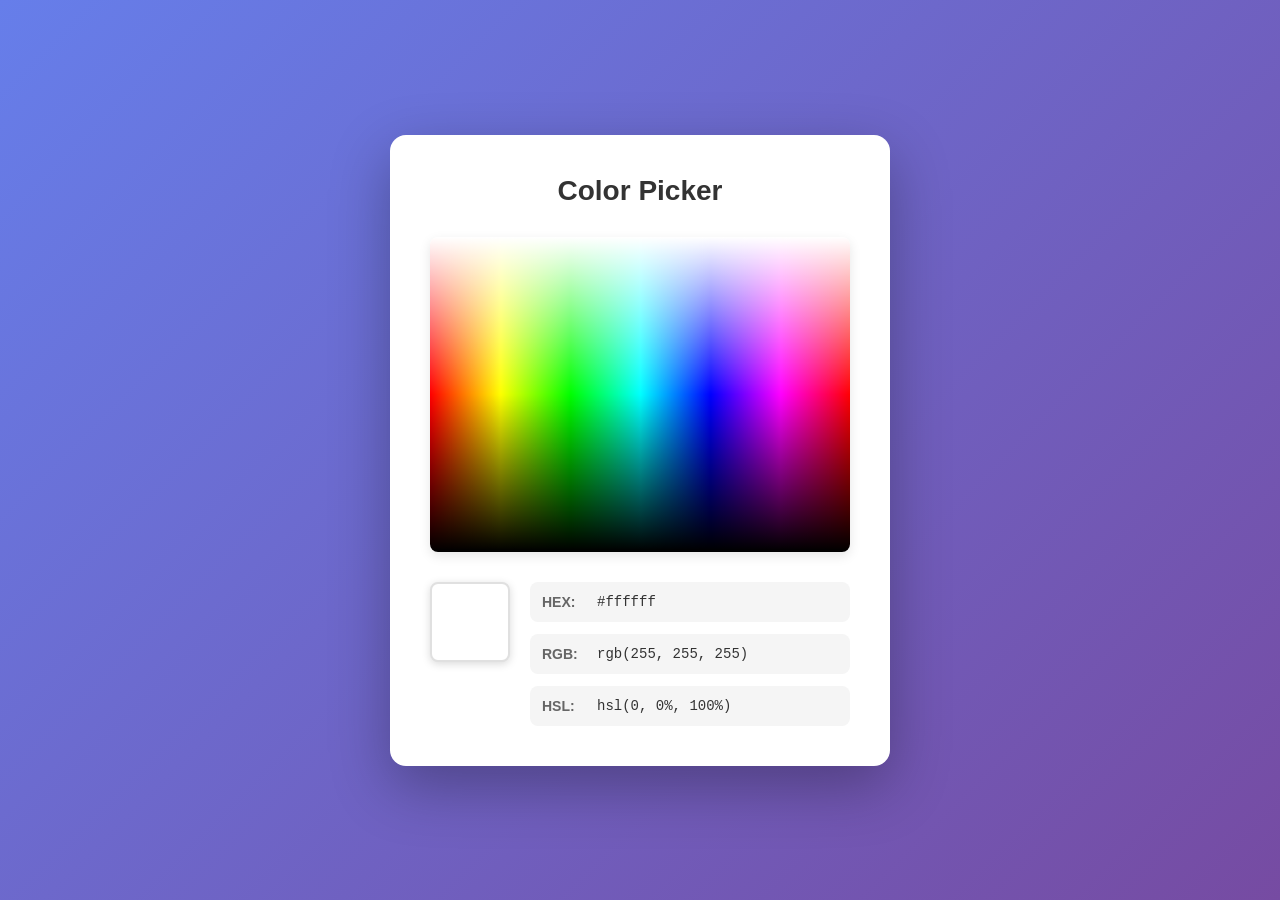
<file: index.html>
<!DOCTYPE html>
<html lang="en">
<head>
    <meta charset="UTF-8">
    <meta name="viewport" content="width=device-width, initial-scale=1.0">
    <title>Color Picker</title>
    <link rel="stylesheet" href="styles.css">
</head>
<body>
    <div class="container">
        <h1>Color Picker</h1>
        
        <div class="picker-area">
            <canvas id="colorCanvas" width="400" height="300"></canvas>
        </div>
        
        <div class="color-info">
            <div class="preview-swatch" id="previewSwatch"></div>
            
            <div class="color-values">
                <div class="color-value" id="hexValue" data-format="hex">
                    <span class="label">HEX:</span>
                    <span class="value">#ffffff</span>
                    <span class="copy-hint">Click to copy</span>
                </div>
                
                <div class="color-value" id="rgbValue" data-format="rgb">
                    <span class="label">RGB:</span>
                    <span class="value">rgb(255, 255, 255)</span>
                    <span class="copy-hint">Click to copy</span>
                </div>
                
                <div class="color-value" id="hslValue" data-format="hsl">
                    <span class="label">HSL:</span>
                    <span class="value">hsl(0, 0%, 100%)</span>
                    <span class="copy-hint">Click to copy</span>
                </div>
            </div>
        </div>
        
        <div class="notification" id="notification">Copied to clipboard!</div>
    </div>
    
    <script src="app.js"></script>
</body>
</html>
</file>
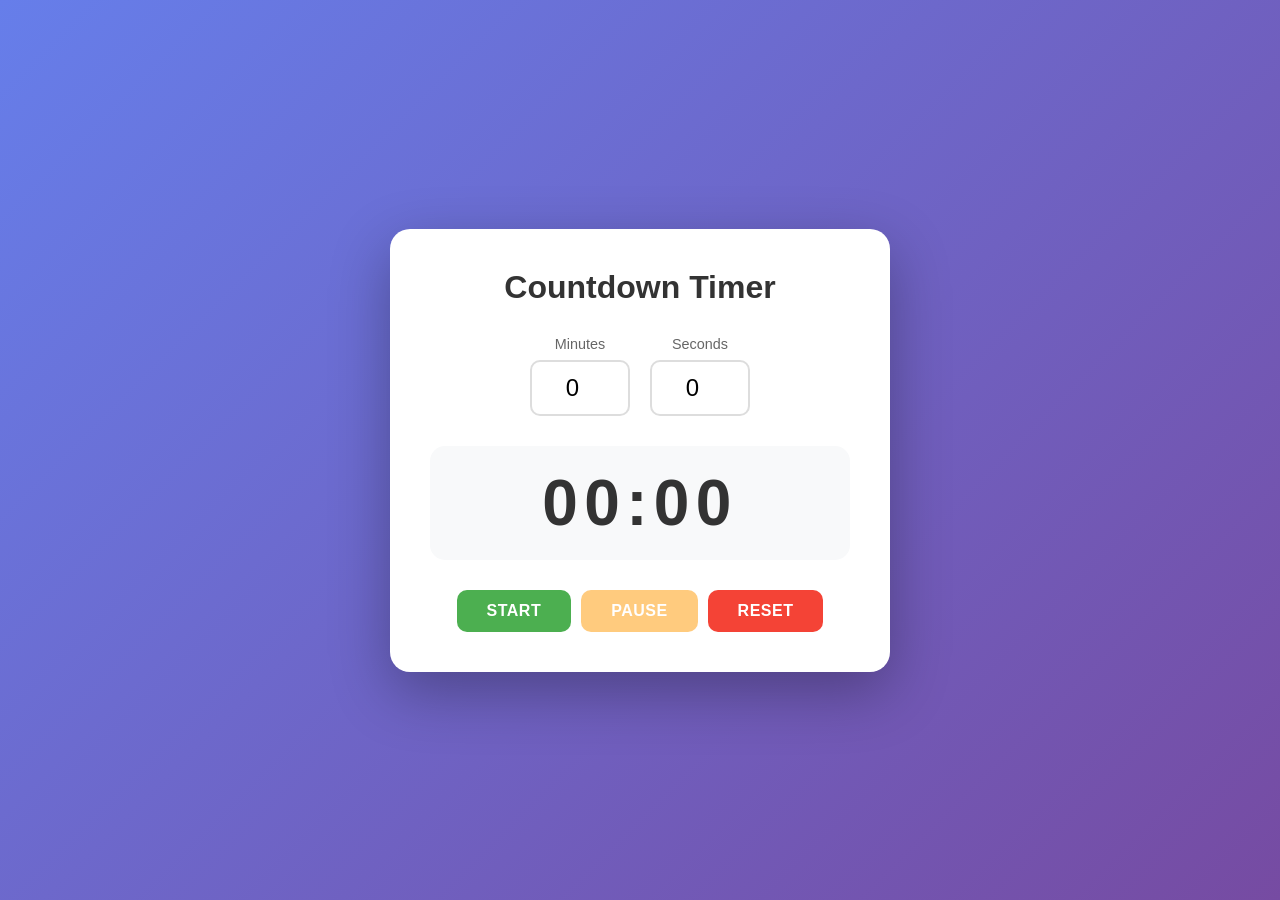
<file: countdown-timer/index.html>
<!DOCTYPE html>
<html lang="en">
<head>
    <meta charset="UTF-8">
    <meta name="viewport" content="width=device-width, initial-scale=1.0">
    <title>Countdown Timer</title>
    <link rel="stylesheet" href="styles.css">
</head>
<body>
    <div class="container">
        <h1>Countdown Timer</h1>
        
        <div class="input-section">
            <div class="input-group">
                <label for="minutes">Minutes</label>
                <input type="number" id="minutes" min="0" max="99" value="0" placeholder="00">
            </div>
            <div class="input-group">
                <label for="seconds">Seconds</label>
                <input type="number" id="seconds" min="0" max="59" value="0" placeholder="00">
            </div>
        </div>

        <div class="display-section">
            <div id="display" class="display">00:00</div>
        </div>

        <div class="controls">
            <button id="startBtn" class="btn btn-start">Start</button>
            <button id="pauseBtn" class="btn btn-pause" disabled>Pause</button>
            <button id="resetBtn" class="btn btn-reset">Reset</button>
        </div>
    </div>

    <script src="script.js"></script>
</body>
</html>
</file>
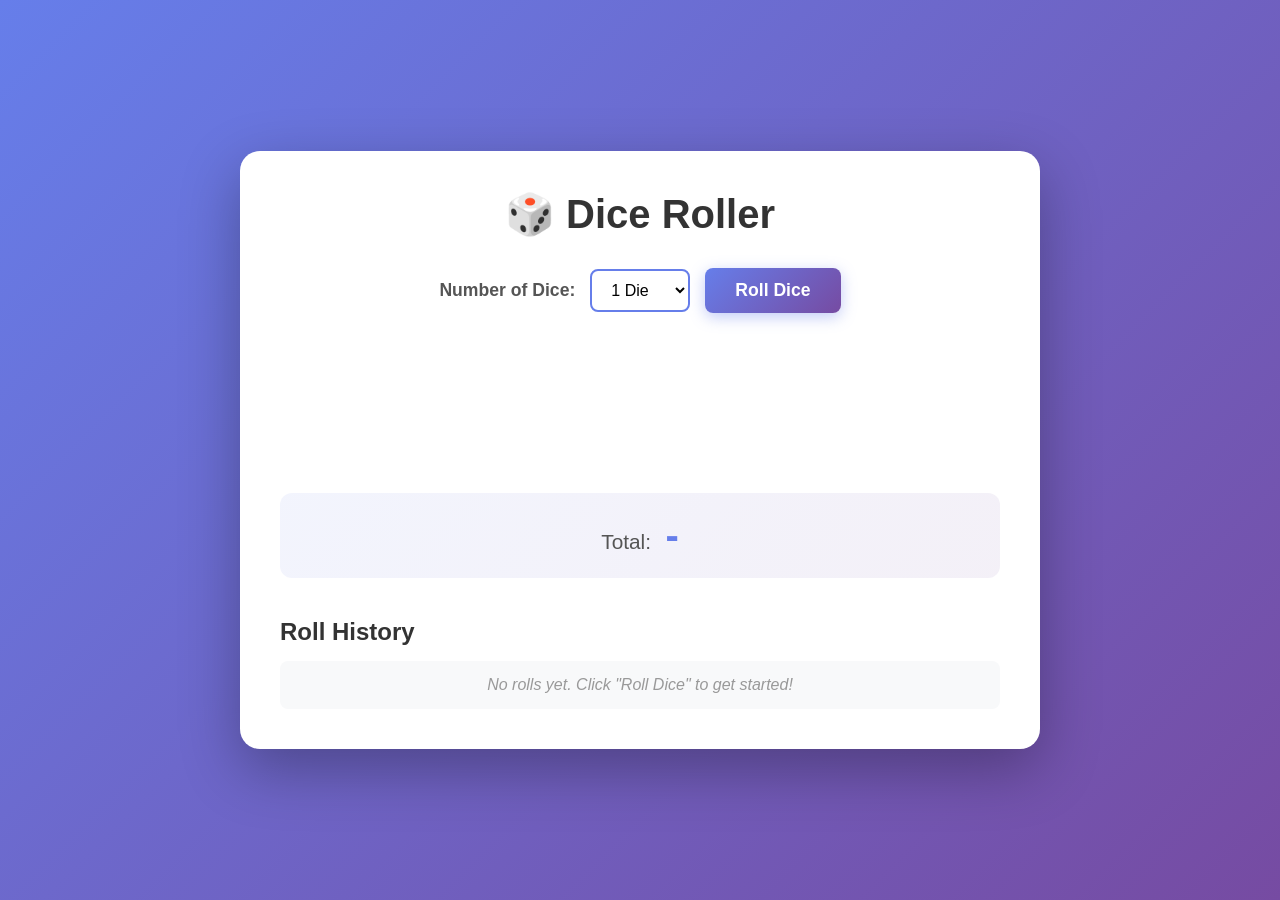
<file: dice-roller/index.html>
<!DOCTYPE html>
<html lang="en">
<head>
    <meta charset="UTF-8">
    <meta name="viewport" content="width=device-width, initial-scale=1.0">
    <title>Dice Roller</title>
    <link rel="stylesheet" href="styles.css">
</head>
<body>
    <div class="container">
        <header>
            <h1>🎲 Dice Roller</h1>
        </header>

        <main>
            <div class="controls">
                <label for="dice-count">Number of Dice:</label>
                <select id="dice-count">
                    <option value="1">1 Die</option>
                    <option value="2">2 Dice</option>
                    <option value="3">3 Dice</option>
                    <option value="4">4 Dice</option>
                    <option value="5">5 Dice</option>
                    <option value="6">6 Dice</option>
                </select>
                <button id="roll-btn" class="roll-button">Roll Dice</button>
            </div>

            <div class="dice-container" id="dice-container">
                <!-- Dice will be dynamically inserted here -->
            </div>

            <div class="total-display" id="total-display">
                <span class="total-label">Total:</span>
                <span class="total-value" id="total-value">-</span>
            </div>

            <div class="history-section">
                <h2>Roll History</h2>
                <div class="history-list" id="history-list">
                    <p class="empty-history">No rolls yet. Click "Roll Dice" to get started!</p>
                </div>
            </div>
        </main>
    </div>

    <script src="script.js"></script>
</body>
</html>
</file>
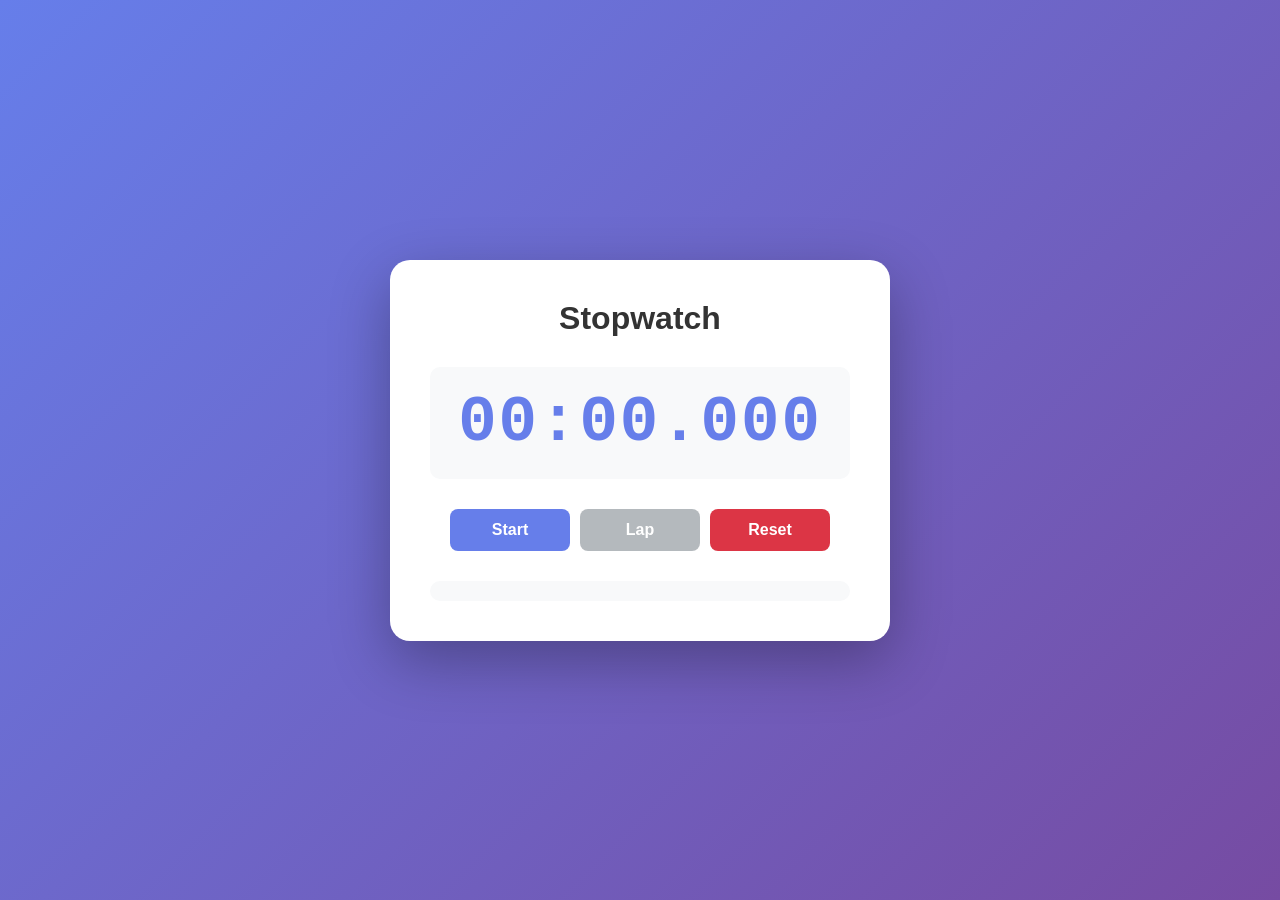
<file: stopwatch/index.html>
<!DOCTYPE html>
<html lang="en">
<head>
    <meta charset="UTF-8">
    <meta name="viewport" content="width=device-width, initial-scale=1.0">
    <title>Stopwatch</title>
    <link rel="stylesheet" href="styles.css">
</head>
<body>
    <div class="container">
        <h1>Stopwatch</h1>
        
        <div class="timer-display" id="timerDisplay">00:00.000</div>
        
        <div class="controls">
            <button id="startPauseBtn" class="btn btn-primary">Start</button>
            <button id="lapBtn" class="btn btn-secondary" disabled>Lap</button>
            <button id="resetBtn" class="btn btn-danger">Reset</button>
        </div>
        
        <div class="laps-container">
            <h2 id="lapsTitle" style="display: none;">Lap Times</h2>
            <ul id="lapsList" class="laps-list"></ul>
        </div>
    </div>
    
    <script src="script.js"></script>
</body>
</html>
</file>
<file: styles.css>
* {
    margin: 0;
    padding: 0;
    box-sizing: border-box;
}

body {
    font-family: -apple-system, BlinkMacSystemFont, 'Segoe UI', Roboto, Oxygen, Ubuntu, Cantarell, sans-serif;
    background: linear-gradient(135deg, #667eea 0%, #764ba2 100%);
    min-height: 100vh;
    display: flex;
    justify-content: center;
    align-items: center;
    padding: 20px;
}

.container {
    background: white;
    border-radius: 16px;
    padding: 40px;
    box-shadow: 0 20px 60px rgba(0, 0, 0, 0.3);
    max-width: 500px;
    width: 100%;
}

h1 {
    text-align: center;
    color: #333;
    margin-bottom: 30px;
    font-size: 28px;
}

.picker-area {
    margin-bottom: 30px;
}

#colorCanvas {
    width: 100%;
    height: auto;
    border-radius: 8px;
    cursor: crosshair;
    box-shadow: 0 4px 12px rgba(0, 0, 0, 0.1);
    display: block;
}

.color-info {
    display: flex;
    gap: 20px;
    align-items: stretch;
}

.preview-swatch {
    width: 80px;
    height: 80px;
    border-radius: 8px;
    box-shadow: 0 2px 8px rgba(0, 0, 0, 0.15);
    flex-shrink: 0;
    background-color: #ffffff;
    border: 2px solid #e0e0e0;
}

.color-values {
    flex: 1;
    display: flex;
    flex-direction: column;
    gap: 12px;
}

.color-value {
    display: flex;
    align-items: center;
    gap: 10px;
    padding: 12px;
    background: #f5f5f5;
    border-radius: 8px;
    cursor: pointer;
    transition: all 0.2s ease;
    position: relative;
}

.color-value:hover {
    background: #e8e8e8;
    transform: translateX(2px);
}

.color-value:active {
    transform: scale(0.98);
}

.color-value .label {
    font-weight: 600;
    color: #666;
    font-size: 14px;
    min-width: 45px;
}

.color-value .value {
    font-family: 'Courier New', monospace;
    color: #333;
    font-size: 14px;
    flex: 1;
}

.color-value .copy-hint {
    font-size: 11px;
    color: #999;
    opacity: 0;
    transition: opacity 0.2s ease;
}

.color-value:hover .copy-hint {
    opacity: 1;
}

.notification {
    position: fixed;
    top: 20px;
    right: 20px;
    background: #4caf50;
    color: white;
    padding: 12px 24px;
    border-radius: 8px;
    box-shadow: 0 4px 12px rgba(0, 0, 0, 0.2);
    opacity: 0;
    transform: translateY(-20px);
    transition: all 0.3s ease;
    pointer-events: none;
    font-size: 14px;
    font-weight: 500;
}

.notification.show {
    opacity: 1;
    transform: translateY(0);
}

@media (max-width: 500px) {
    .container {
        padding: 24px;
    }
    
    h1 {
        font-size: 24px;
        margin-bottom: 20px;
    }
    
    .color-info {
        flex-direction: column;
        align-items: center;
    }
    
    .preview-swatch {
        width: 100%;
        height: 60px;
    }
}
</file>
<file: countdown-timer/styles.css>
* {
    margin: 0;
    padding: 0;
    box-sizing: border-box;
}

body {
    font-family: -apple-system, BlinkMacSystemFont, 'Segoe UI', Roboto, 'Helvetica Neue', Arial, sans-serif;
    background: linear-gradient(135deg, #667eea 0%, #764ba2 100%);
    min-height: 100vh;
    display: flex;
    justify-content: center;
    align-items: center;
    padding: 20px;
}

.container {
    background: white;
    border-radius: 20px;
    padding: 40px;
    box-shadow: 0 20px 60px rgba(0, 0, 0, 0.3);
    max-width: 500px;
    width: 100%;
}

h1 {
    text-align: center;
    color: #333;
    margin-bottom: 30px;
    font-size: 2rem;
}

.input-section {
    display: flex;
    gap: 20px;
    justify-content: center;
    margin-bottom: 30px;
}

.input-group {
    display: flex;
    flex-direction: column;
    align-items: center;
}

.input-group label {
    font-size: 0.9rem;
    color: #666;
    margin-bottom: 8px;
    font-weight: 500;
}

.input-group input {
    width: 100px;
    padding: 12px;
    font-size: 1.5rem;
    text-align: center;
    border: 2px solid #ddd;
    border-radius: 10px;
    transition: border-color 0.3s;
}

.input-group input:focus {
    outline: none;
    border-color: #667eea;
}

.input-group input:disabled {
    background: #f5f5f5;
    cursor: not-allowed;
}

.display-section {
    margin-bottom: 30px;
}

.display {
    font-size: 4rem;
    font-weight: bold;
    text-align: center;
    color: #333;
    font-variant-numeric: tabular-nums;
    letter-spacing: 0.1em;
    padding: 20px;
    background: #f8f9fa;
    border-radius: 15px;
    transition: all 0.3s;
}

.display.running {
    background: #e3f2fd;
    color: #1976d2;
}

.display.paused {
    background: #fff3e0;
    color: #f57c00;
}

.display.finished {
    background: #ffebee;
    color: #c62828;
    animation: pulse 1s ease-in-out infinite;
}

@keyframes pulse {
    0%, 100% {
        transform: scale(1);
    }
    50% {
        transform: scale(1.05);
    }
}

.controls {
    display: flex;
    gap: 10px;
    justify-content: center;
}

.btn {
    padding: 12px 30px;
    font-size: 1rem;
    font-weight: 600;
    border: none;
    border-radius: 10px;
    cursor: pointer;
    transition: all 0.3s;
    text-transform: uppercase;
    letter-spacing: 0.5px;
}

.btn:disabled {
    opacity: 0.5;
    cursor: not-allowed;
}

.btn-start {
    background: #4caf50;
    color: white;
}

.btn-start:hover:not(:disabled) {
    background: #45a049;
    transform: translateY(-2px);
    box-shadow: 0 4px 12px rgba(76, 175, 80, 0.4);
}

.btn-pause {
    background: #ff9800;
    color: white;
}

.btn-pause:hover:not(:disabled) {
    background: #fb8c00;
    transform: translateY(-2px);
    box-shadow: 0 4px 12px rgba(255, 152, 0, 0.4);
}

.btn-reset {
    background: #f44336;
    color: white;
}

.btn-reset:hover:not(:disabled) {
    background: #e53935;
    transform: translateY(-2px);
    box-shadow: 0 4px 12px rgba(244, 67, 54, 0.4);
}

.btn:active:not(:disabled) {
    transform: translateY(0);
}

/* Responsive Design */
@media (max-width: 480px) {
    .container {
        padding: 30px 20px;
    }

    h1 {
        font-size: 1.5rem;
    }

    .display {
        font-size: 3rem;
    }

    .input-group input {
        width: 80px;
        font-size: 1.2rem;
    }

    .controls {
        flex-direction: column;
    }

    .btn {
        width: 100%;
    }
}
</file>
<file: dice-roller/styles.css>
* {
    margin: 0;
    padding: 0;
    box-sizing: border-box;
}

body {
    font-family: 'Segoe UI', Tahoma, Geneva, Verdana, sans-serif;
    background: linear-gradient(135deg, #667eea 0%, #764ba2 100%);
    min-height: 100vh;
    display: flex;
    justify-content: center;
    align-items: center;
    padding: 20px;
}

.container {
    background: white;
    border-radius: 20px;
    box-shadow: 0 20px 60px rgba(0, 0, 0, 0.3);
    max-width: 800px;
    width: 100%;
    padding: 40px;
}

header {
    text-align: center;
    margin-bottom: 30px;
}

h1 {
    color: #333;
    font-size: 2.5em;
    margin-bottom: 10px;
}

.controls {
    display: flex;
    justify-content: center;
    align-items: center;
    gap: 15px;
    margin-bottom: 30px;
    flex-wrap: wrap;
}

label {
    font-size: 1.1em;
    color: #555;
    font-weight: 600;
}

#dice-count {
    padding: 10px 15px;
    font-size: 1em;
    border: 2px solid #667eea;
    border-radius: 8px;
    cursor: pointer;
    background: white;
    transition: all 0.3s ease;
}

#dice-count:hover {
    border-color: #764ba2;
}

.roll-button {
    padding: 12px 30px;
    font-size: 1.1em;
    font-weight: bold;
    color: white;
    background: linear-gradient(135deg, #667eea 0%, #764ba2 100%);
    border: none;
    border-radius: 8px;
    cursor: pointer;
    transition: all 0.3s ease;
    box-shadow: 0 4px 15px rgba(102, 126, 234, 0.4);
}

.roll-button:hover {
    transform: translateY(-2px);
    box-shadow: 0 6px 20px rgba(102, 126, 234, 0.6);
}

.roll-button:active {
    transform: translateY(0);
}

.roll-button:disabled {
    opacity: 0.6;
    cursor: not-allowed;
    transform: none;
}

.dice-container {
    display: flex;
    justify-content: center;
    align-items: center;
    flex-wrap: wrap;
    gap: 20px;
    min-height: 120px;
    margin-bottom: 30px;
}

.die {
    width: 80px;
    height: 80px;
    background: white;
    border: 3px solid #667eea;
    border-radius: 12px;
    display: flex;
    justify-content: center;
    align-items: center;
    font-size: 2.5em;
    font-weight: bold;
    color: #667eea;
    box-shadow: 0 4px 15px rgba(0, 0, 0, 0.1);
    transition: all 0.3s ease;
}

.die.rolling {
    animation: roll 0.5s ease-in-out;
}

@keyframes roll {
    0%, 100% {
        transform: rotate(0deg) scale(1);
    }
    25% {
        transform: rotate(90deg) scale(1.1);
    }
    50% {
        transform: rotate(180deg) scale(1.2);
    }
    75% {
        transform: rotate(270deg) scale(1.1);
    }
}

.total-display {
    text-align: center;
    margin-bottom: 40px;
    padding: 20px;
    background: linear-gradient(135deg, #667eea15 0%, #764ba215 100%);
    border-radius: 12px;
}

.total-label {
    font-size: 1.3em;
    color: #555;
    margin-right: 10px;
}

.total-value {
    font-size: 2.5em;
    font-weight: bold;
    color: #667eea;
}

.history-section {
    margin-top: 30px;
}

.history-section h2 {
    color: #333;
    margin-bottom: 15px;
    font-size: 1.5em;
}

.history-list {
    max-height: 300px;
    overflow-y: auto;
    background: #f8f9fa;
    border-radius: 8px;
    padding: 15px;
}

.empty-history {
    text-align: center;
    color: #999;
    font-style: italic;
}

.history-item {
    background: white;
    padding: 12px 15px;
    margin-bottom: 10px;
    border-radius: 8px;
    display: flex;
    justify-content: space-between;
    align-items: center;
    box-shadow: 0 2px 5px rgba(0, 0, 0, 0.05);
    transition: all 0.2s ease;
}

.history-item:hover {
    transform: translateX(5px);
    box-shadow: 0 3px 8px rgba(0, 0, 0, 0.1);
}

.history-item:last-child {
    margin-bottom: 0;
}

.history-rolls {
    font-size: 1.1em;
    color: #333;
}

.history-total {
    font-weight: bold;
    color: #667eea;
    font-size: 1.2em;
}

.history-time {
    color: #999;
    font-size: 0.85em;
    margin-top: 5px;
}

/* Scrollbar styling */
.history-list::-webkit-scrollbar {
    width: 8px;
}

.history-list::-webkit-scrollbar-track {
    background: #e0e0e0;
    border-radius: 4px;
}

.history-list::-webkit-scrollbar-thumb {
    background: #667eea;
    border-radius: 4px;
}

.history-list::-webkit-scrollbar-thumb:hover {
    background: #764ba2;
}

/* Responsive design */
@media (max-width: 600px) {
    .container {
        padding: 20px;
    }

    h1 {
        font-size: 2em;
    }

    .controls {
        flex-direction: column;
        gap: 10px;
    }

    .die {
        width: 60px;
        height: 60px;
        font-size: 2em;
    }

    .total-value {
        font-size: 2em;
    }
}
</file>
<file: stopwatch/styles.css>
* {
    margin: 0;
    padding: 0;
    box-sizing: border-box;
}

body {
    font-family: -apple-system, BlinkMacSystemFont, 'Segoe UI', Roboto, Oxygen, Ubuntu, Cantarell, sans-serif;
    background: linear-gradient(135deg, #667eea 0%, #764ba2 100%);
    min-height: 100vh;
    display: flex;
    justify-content: center;
    align-items: center;
    padding: 20px;
}

.container {
    background: white;
    border-radius: 20px;
    padding: 40px;
    box-shadow: 0 20px 60px rgba(0, 0, 0, 0.3);
    max-width: 500px;
    width: 100%;
}

h1 {
    text-align: center;
    color: #333;
    margin-bottom: 30px;
    font-size: 2rem;
}

.timer-display {
    font-family: 'Courier New', monospace;
    font-size: 4rem;
    text-align: center;
    color: #667eea;
    margin-bottom: 30px;
    padding: 20px;
    background: #f8f9fa;
    border-radius: 10px;
    font-weight: bold;
    letter-spacing: 2px;
}

.timer-display.running {
    color: #28a745;
}

.timer-display.paused {
    color: #ffc107;
}

.controls {
    display: flex;
    gap: 10px;
    justify-content: center;
    margin-bottom: 30px;
}

.btn {
    padding: 12px 24px;
    font-size: 1rem;
    border: none;
    border-radius: 8px;
    cursor: pointer;
    font-weight: 600;
    transition: all 0.3s ease;
    flex: 1;
    max-width: 120px;
}

.btn:hover:not(:disabled) {
    transform: translateY(-2px);
    box-shadow: 0 4px 12px rgba(0, 0, 0, 0.15);
}

.btn:active:not(:disabled) {
    transform: translateY(0);
}

.btn:disabled {
    opacity: 0.5;
    cursor: not-allowed;
}

.btn-primary {
    background: #667eea;
    color: white;
}

.btn-primary:hover:not(:disabled) {
    background: #5568d3;
}

.btn-secondary {
    background: #6c757d;
    color: white;
}

.btn-secondary:hover:not(:disabled) {
    background: #5a6268;
}

.btn-danger {
    background: #dc3545;
    color: white;
}

.btn-danger:hover:not(:disabled) {
    background: #c82333;
}

.laps-container {
    margin-top: 20px;
}

.laps-container h2 {
    font-size: 1.2rem;
    color: #333;
    margin-bottom: 15px;
    text-align: center;
}

.laps-list {
    list-style: none;
    max-height: 300px;
    overflow-y: auto;
    background: #f8f9fa;
    border-radius: 10px;
    padding: 10px;
}

.laps-list::-webkit-scrollbar {
    width: 8px;
}

.laps-list::-webkit-scrollbar-track {
    background: #e9ecef;
    border-radius: 10px;
}

.laps-list::-webkit-scrollbar-thumb {
    background: #667eea;
    border-radius: 10px;
}

.laps-list li {
    padding: 12px;
    margin-bottom: 8px;
    background: white;
    border-radius: 8px;
    display: flex;
    justify-content: space-between;
    align-items: center;
    font-family: 'Courier New', monospace;
    box-shadow: 0 2px 4px rgba(0, 0, 0, 0.05);
}

.laps-list li:last-child {
    margin-bottom: 0;
}

.lap-number {
    font-weight: bold;
    color: #667eea;
}

.lap-time {
    color: #333;
}

@media (max-width: 600px) {
    .container {
        padding: 30px 20px;
    }
    
    h1 {
        font-size: 1.5rem;
    }
    
    .timer-display {
        font-size: 2.5rem;
        padding: 15px;
    }
    
    .btn {
        padding: 10px 16px;
        font-size: 0.9rem;
    }
}
</file>
